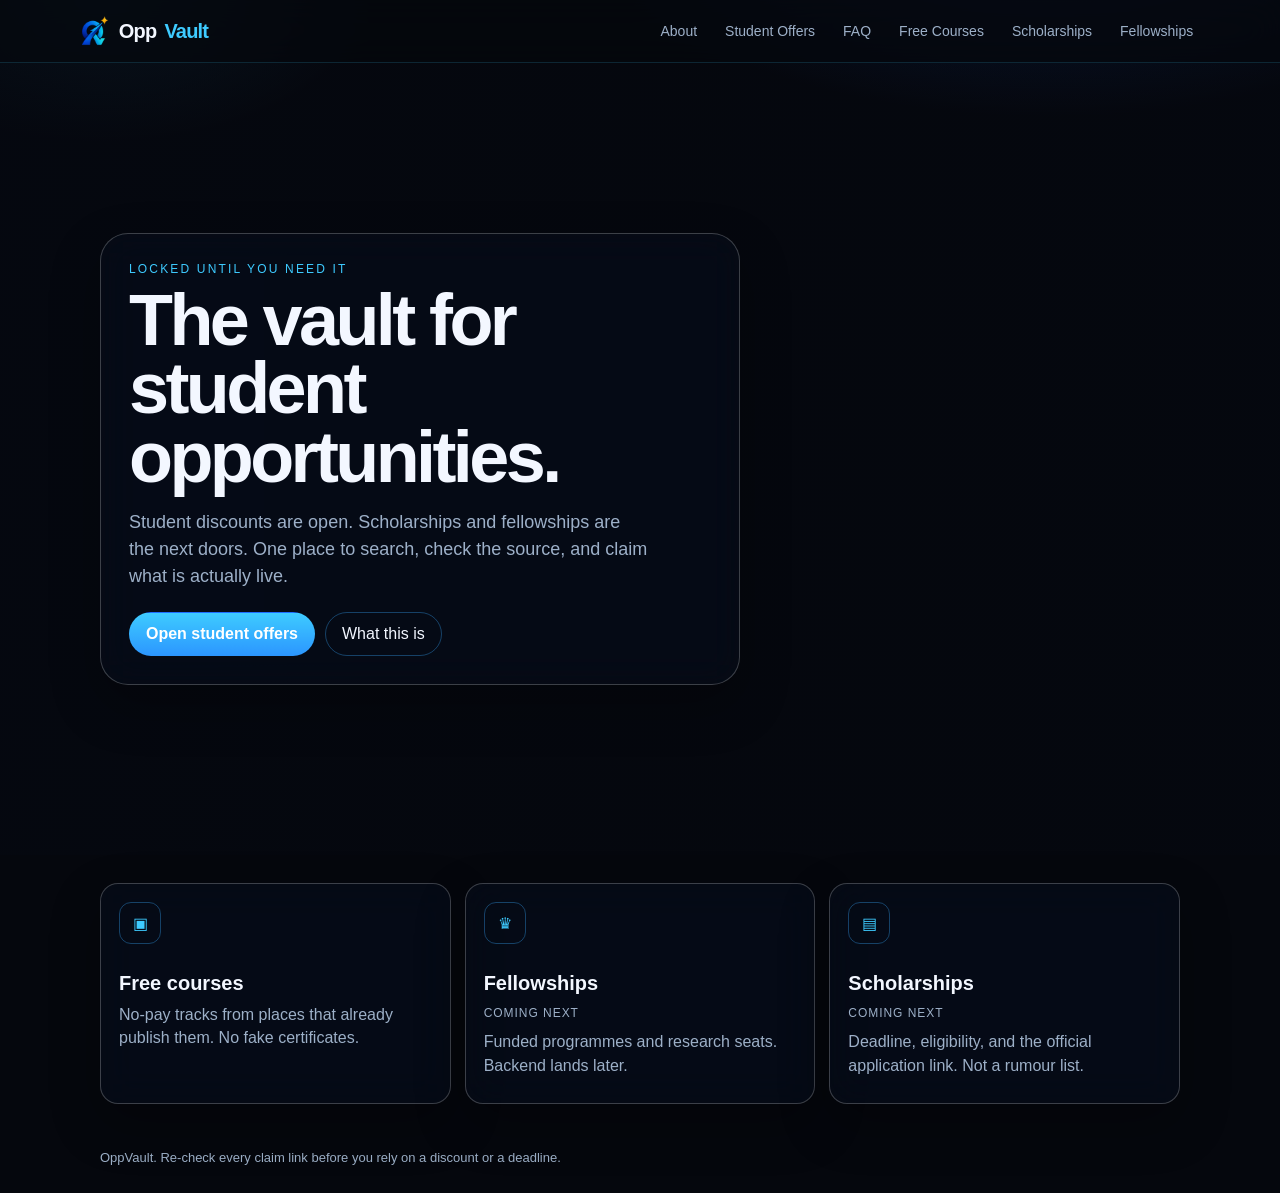
<file: index.html>
<!DOCTYPE html>
<html lang="en">
<head>
  <meta charset="utf-8" />
  <meta name="viewport" content="width=device-width, initial-scale=1" />
  <title>OppVault</title>
  <link rel="stylesheet" href="styles.css" />
</head>
<body>
  <nav class="nav">
    <a class="brand" href="index.html">Opp<span>Vault</span></a>
    <button class="menu" type="button" aria-label="Open menu">Menu</button>
    <div class="links">
      <a href="about.html">About</a>
      <a href="offers.html">Student Offers</a>
      <a href="faq.html">FAQ</a>
      <a href="courses.html">Free Courses</a>
      <a href="scholarships.html">Scholarships</a>
      <a href="fellowships.html">Fellowships</a>
    </div>
  </nav>
  <section class="stage">
    <video class="stage-video" autoplay muted loop playsinline>
      <source src="hero.mp4" type="video/mp4" />
    </video>
    <div class="stage-shade"></div>
    <div class="wrap">
      <div class="glass hero-copy">
        <div class="kicker">Locked until you need it</div>
        <h1>The vault for student opportunities.</h1>
        <p class="lead">Student discounts are open. Scholarships and fellowships are the next doors. One place to search, check the source, and claim what is actually live.</p>
        <div class="actions">
          <a class="btn gold" href="offers.html">Open student offers</a>
          <a class="btn" href="about.html">What this is</a>
        </div>
      </div>
    </div>
  </section>
  <main class="wrap">
    <section class="section">
      <div class="grid">
        <a class="card glass" href="courses.html">
          <div class="mark">▣</div>
          <strong>Free courses</strong>
          <p>No-pay tracks from places that already publish them. No fake certificates.</p>
        </a>
        <a class="card glass" href="fellowships.html">
          <div class="mark">♛</div>
          <strong>Fellowships</strong>
          <p class="soon">Coming next</p>
          <p>Funded programmes and research seats. Backend lands later.</p>
        </a>
        <a class="card glass" href="scholarships.html">
          <div class="mark">▤</div>
          <strong>Scholarships</strong>
          <p class="soon">Coming next</p>
          <p>Deadline, eligibility, and the official application link. Not a rumour list.</p>
        </a>
      </div>
    </section>
    <footer>OppVault. Re-check every claim link before you rely on a discount or a deadline.</footer>
  </main>
  <script>
    document.querySelector(".menu").onclick = () => document.querySelector(".links").classList.toggle("open");
  </script>
</body>
</html>
</file>
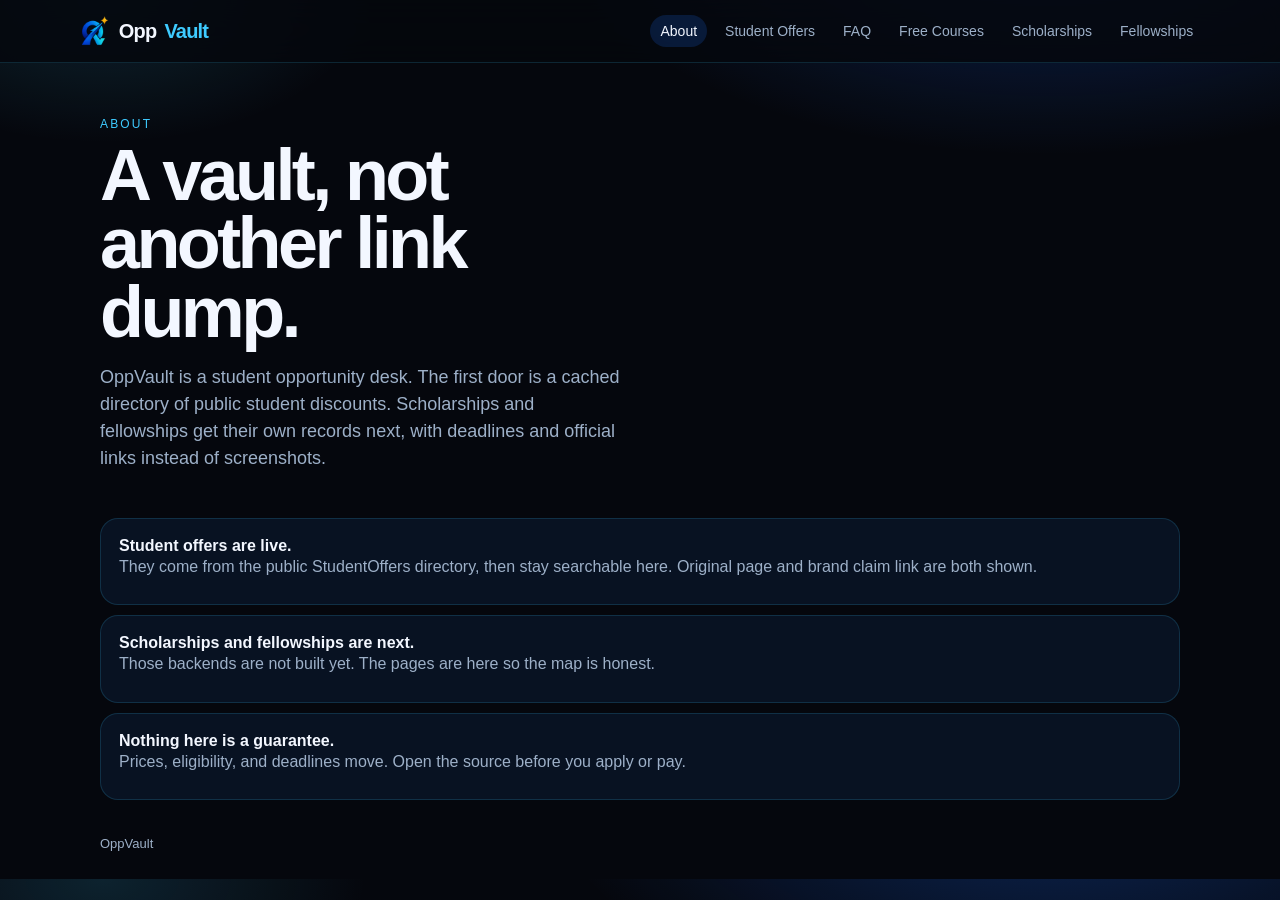
<file: about.html>
<!DOCTYPE html>
<html lang="en"><head><meta charset="utf-8"/><meta name="viewport" content="width=device-width, initial-scale=1"/><title>About · OppVault</title><link rel="stylesheet" href="styles.css"/></head><body>
<nav class="nav"><a class="brand" href="index.html">Opp<span>Vault</span></a><button class="menu" type="button">Menu</button><div class="links"><a href="about.html" aria-current="page">About</a><a href="offers.html">Student Offers</a><a href="faq.html">FAQ</a><a href="courses.html">Free Courses</a><a href="scholarships.html">Scholarships</a><a href="fellowships.html">Fellowships</a></div></nav>
<main class="wrap"><section class="hero"><div><div class="kicker">About</div><h1>A vault, not another link dump.</h1><p class="lead">OppVault is a student opportunity desk. The first door is a cached directory of public student discounts. Scholarships and fellowships get their own records next, with deadlines and official links instead of screenshots.</p></div></section>
<section class="list"><article class="row"><strong>Student offers are live.</strong><p>They come from the public StudentOffers directory, then stay searchable here. Original page and brand claim link are both shown.</p></article><article class="row"><strong>Scholarships and fellowships are next.</strong><p>Those backends are not built yet. The pages are here so the map is honest.</p></article><article class="row"><strong>Nothing here is a guarantee.</strong><p>Prices, eligibility, and deadlines move. Open the source before you apply or pay.</p></article></section><footer>OppVault</footer></main>
<script>document.querySelector('.menu').onclick=()=>document.querySelector('.links').classList.toggle('open');</script></body></html>
</file>
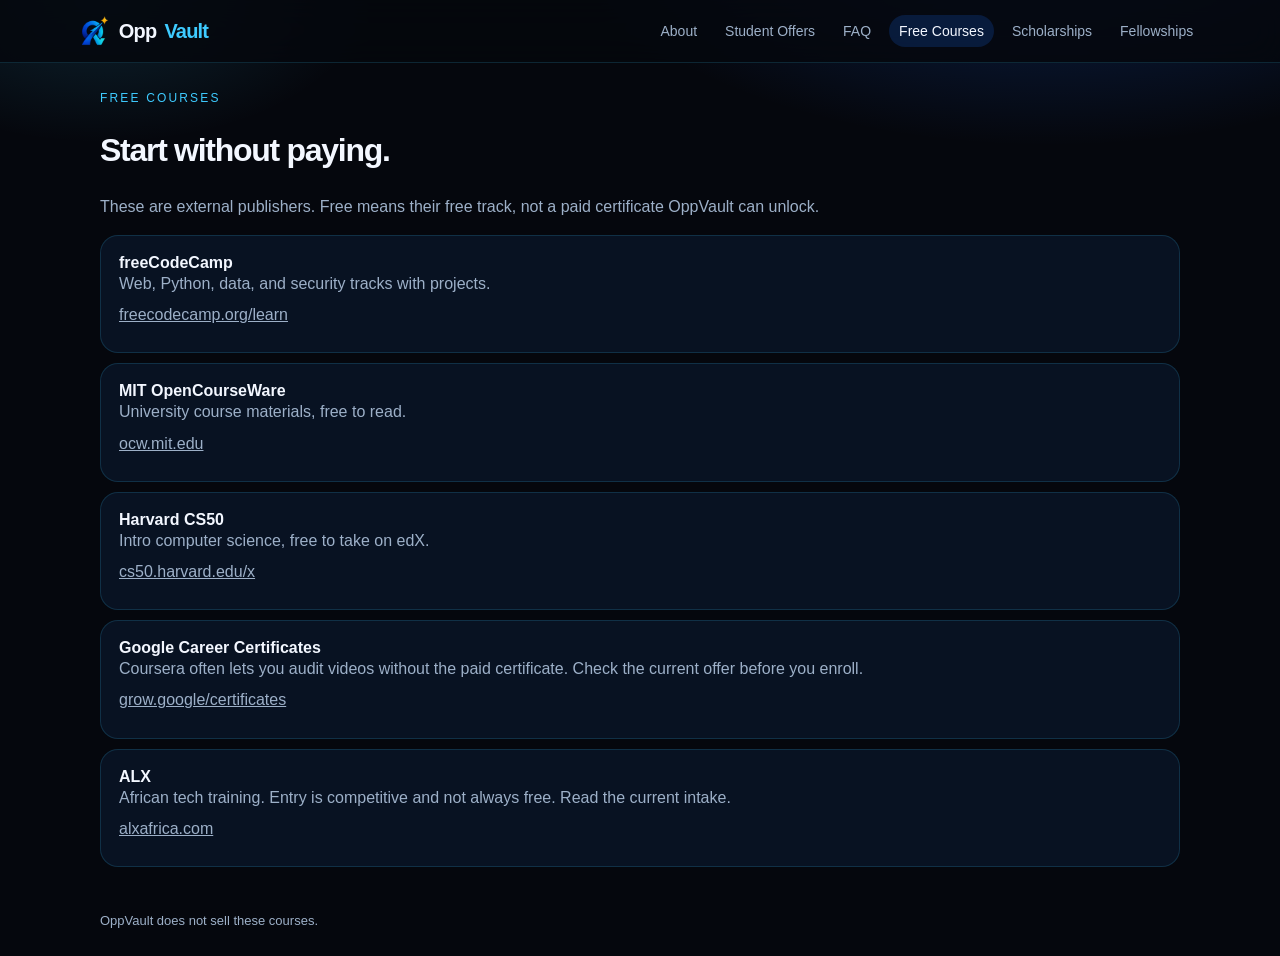
<file: courses.html>
<!DOCTYPE html>
<html lang="en"><head><meta charset="utf-8"/><meta name="viewport" content="width=device-width, initial-scale=1"/><title>Free Courses · OppVault</title><link rel="stylesheet" href="styles.css"/></head><body>
<nav class="nav"><a class="brand" href="index.html">Opp<span>Vault</span></a><button class="menu" type="button">Menu</button><div class="links"><a href="about.html">About</a><a href="offers.html">Student Offers</a><a href="faq.html">FAQ</a><a href="courses.html" aria-current="page">Free Courses</a><a href="scholarships.html">Scholarships</a><a href="fellowships.html">Fellowships</a></div></nav>
<main class="wrap"><section class="section"><div class="kicker">Free courses</div><h2>Start without paying.</h2><p class="muted">These are external publishers. Free means their free track, not a paid certificate OppVault can unlock.</p><div class="list">
<article class="row"><strong>freeCodeCamp</strong><p>Web, Python, data, and security tracks with projects.</p><p><a href="https://www.freecodecamp.org/learn">freecodecamp.org/learn</a></p></article>
<article class="row"><strong>MIT OpenCourseWare</strong><p>University course materials, free to read.</p><p><a href="https://ocw.mit.edu/">ocw.mit.edu</a></p></article>
<article class="row"><strong>Harvard CS50</strong><p>Intro computer science, free to take on edX.</p><p><a href="https://cs50.harvard.edu/x/">cs50.harvard.edu/x</a></p></article>
<article class="row"><strong>Google Career Certificates</strong><p>Coursera often lets you audit videos without the paid certificate. Check the current offer before you enroll.</p><p><a href="https://grow.google/certificates/">grow.google/certificates</a></p></article>
<article class="row"><strong>ALX</strong><p>African tech training. Entry is competitive and not always free. Read the current intake.</p><p><a href="https://www.alxafrica.com/">alxafrica.com</a></p></article>
</div></section><footer>OppVault does not sell these courses.</footer></main>
<script>document.querySelector('.menu').onclick=()=>document.querySelector('.links').classList.toggle('open');</script></body></html>
</file>
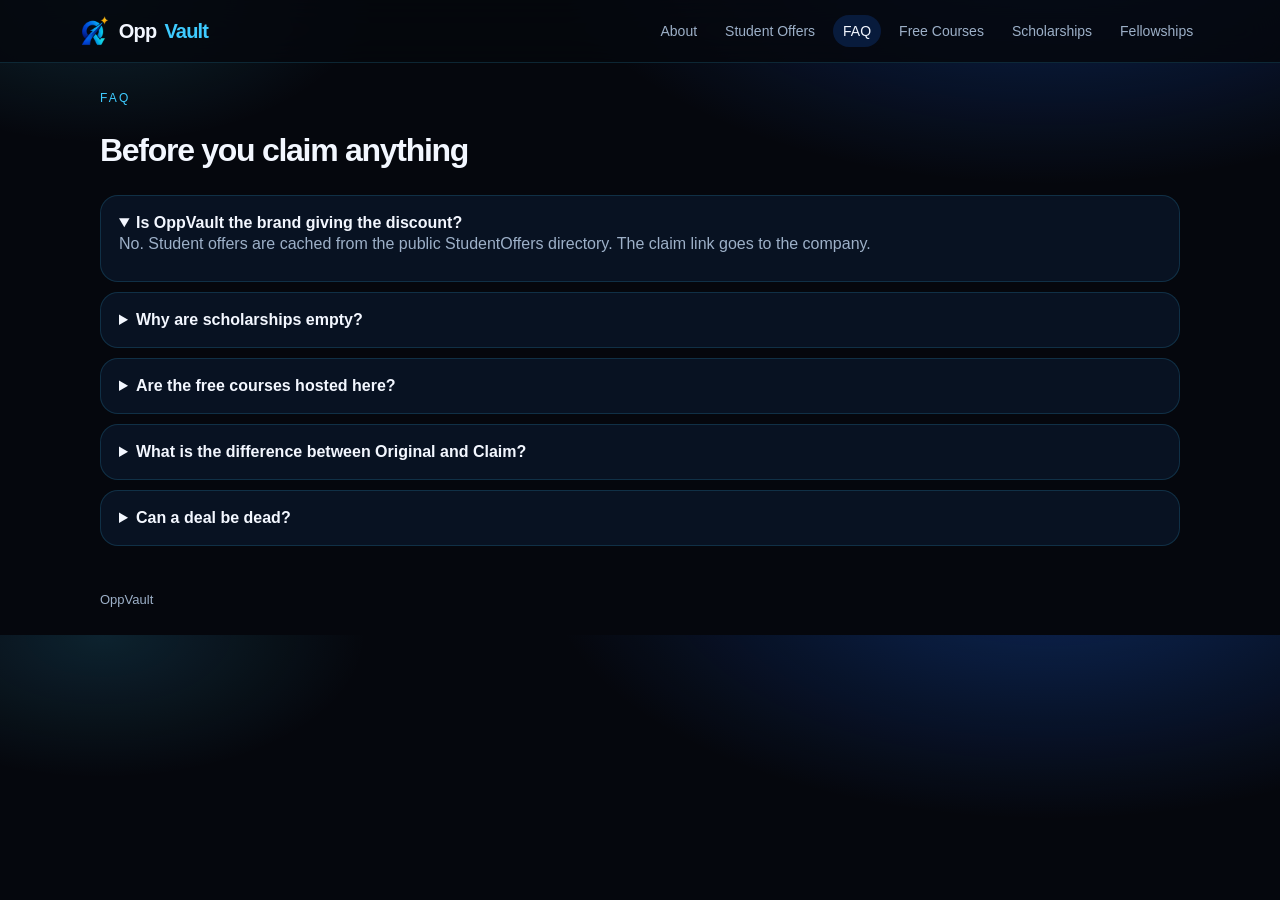
<file: faq.html>
<!DOCTYPE html>
<html lang="en"><head><meta charset="utf-8"/><meta name="viewport" content="width=device-width, initial-scale=1"/><title>FAQ · OppVault</title><link rel="stylesheet" href="styles.css"/></head><body>
<nav class="nav"><a class="brand" href="index.html">Opp<span>Vault</span></a><button class="menu" type="button">Menu</button><div class="links"><a href="about.html">About</a><a href="offers.html">Student Offers</a><a href="faq.html" aria-current="page">FAQ</a><a href="courses.html">Free Courses</a><a href="scholarships.html">Scholarships</a><a href="fellowships.html">Fellowships</a></div></nav>
<main class="wrap"><section class="section"><div class="kicker">FAQ</div><h2>Before you claim anything</h2><div class="list">
<details open><summary>Is OppVault the brand giving the discount?</summary><p>No. Student offers are cached from the public StudentOffers directory. The claim link goes to the company.</p></details>
<details><summary>Why are scholarships empty?</summary><p>That backend is next. The page is a placeholder so the nav matches the product, not a fake listing.</p></details>
<details><summary>Are the free courses hosted here?</summary><p>No. They are links to publishers that already offer a free path. OppVault does not issue those certificates.</p></details>
<details><summary>What is the difference between Original and Claim?</summary><p>Original is the StudentOffers page. Claim is the brand page where you actually redeem.</p></details>
<details><summary>Can a deal be dead?</summary><p>Yes. Always open the claim link and confirm eligibility before you tell someone it is live.</p></details>
</div></section><footer>OppVault</footer></main>
<script>document.querySelector('.menu').onclick=()=>document.querySelector('.links').classList.toggle('open');</script></body></html>
</file>
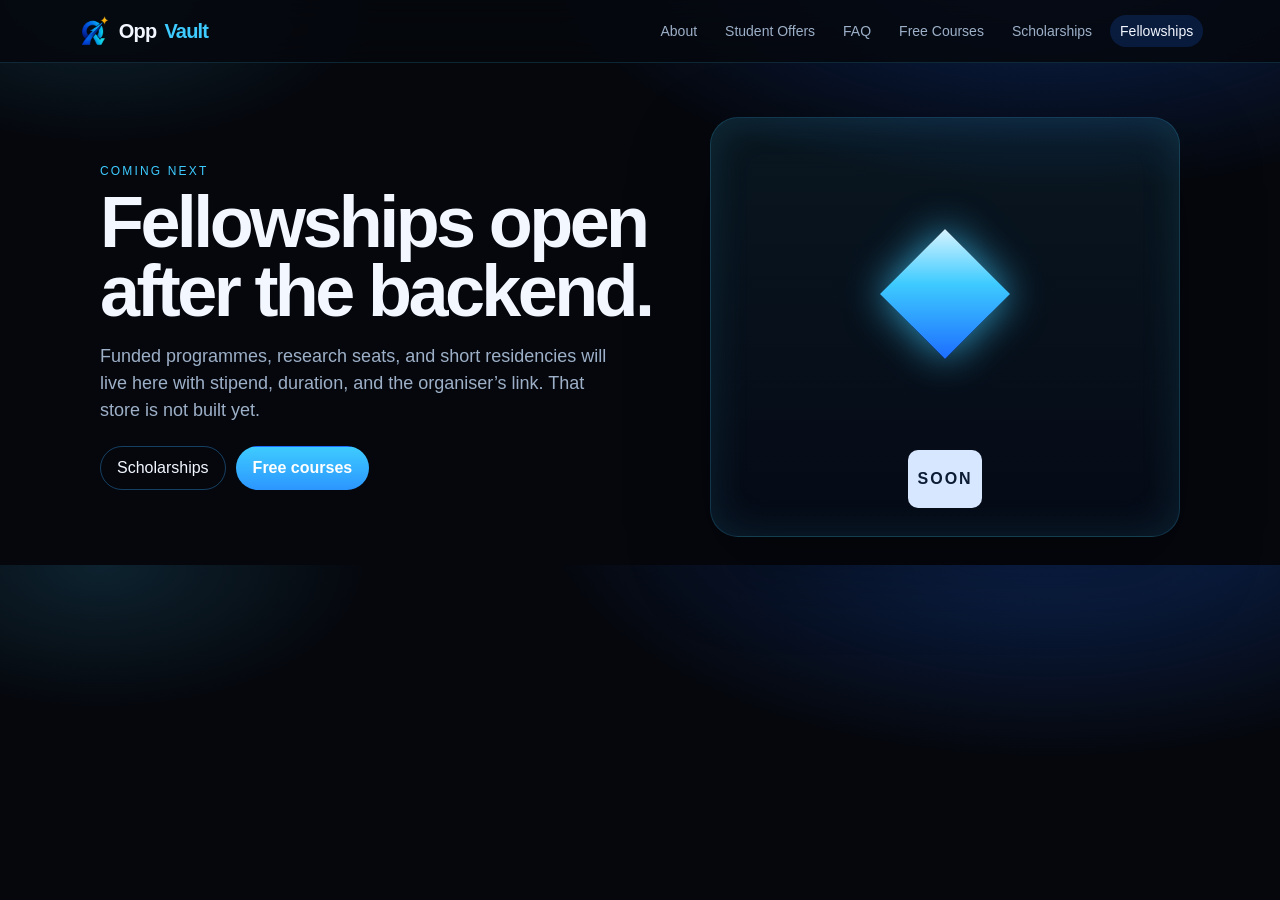
<file: fellowships.html>
<!DOCTYPE html>
<html lang="en"><head><meta charset="utf-8"/><meta name="viewport" content="width=device-width, initial-scale=1"/><title>Fellowships · OppVault</title><link rel="stylesheet" href="styles.css"/></head><body>
<nav class="nav"><a class="brand" href="index.html">Opp<span>Vault</span></a><button class="menu" type="button">Menu</button><div class="links"><a href="about.html">About</a><a href="offers.html">Student Offers</a><a href="faq.html">FAQ</a><a href="courses.html">Free Courses</a><a href="scholarships.html">Scholarships</a><a href="fellowships.html" aria-current="page">Fellowships</a></div></nav>
<main class="wrap"><section class="hero"><div><div class="kicker">Coming next</div><h1>Fellowships open after the backend.</h1><p class="lead">Funded programmes, research seats, and short residencies will live here with stipend, duration, and the organiser’s link. That store is not built yet.</p><div class="actions"><a class="btn" href="scholarships.html">Scholarships</a><a class="btn gold" href="courses.html">Free courses</a></div></div><div class="vault"><div class="diamond"></div><div class="lock">SOON</div></div></section></main>
<script>document.querySelector('.menu').onclick=()=>document.querySelector('.links').classList.toggle('open');</script></body></html>
</file>
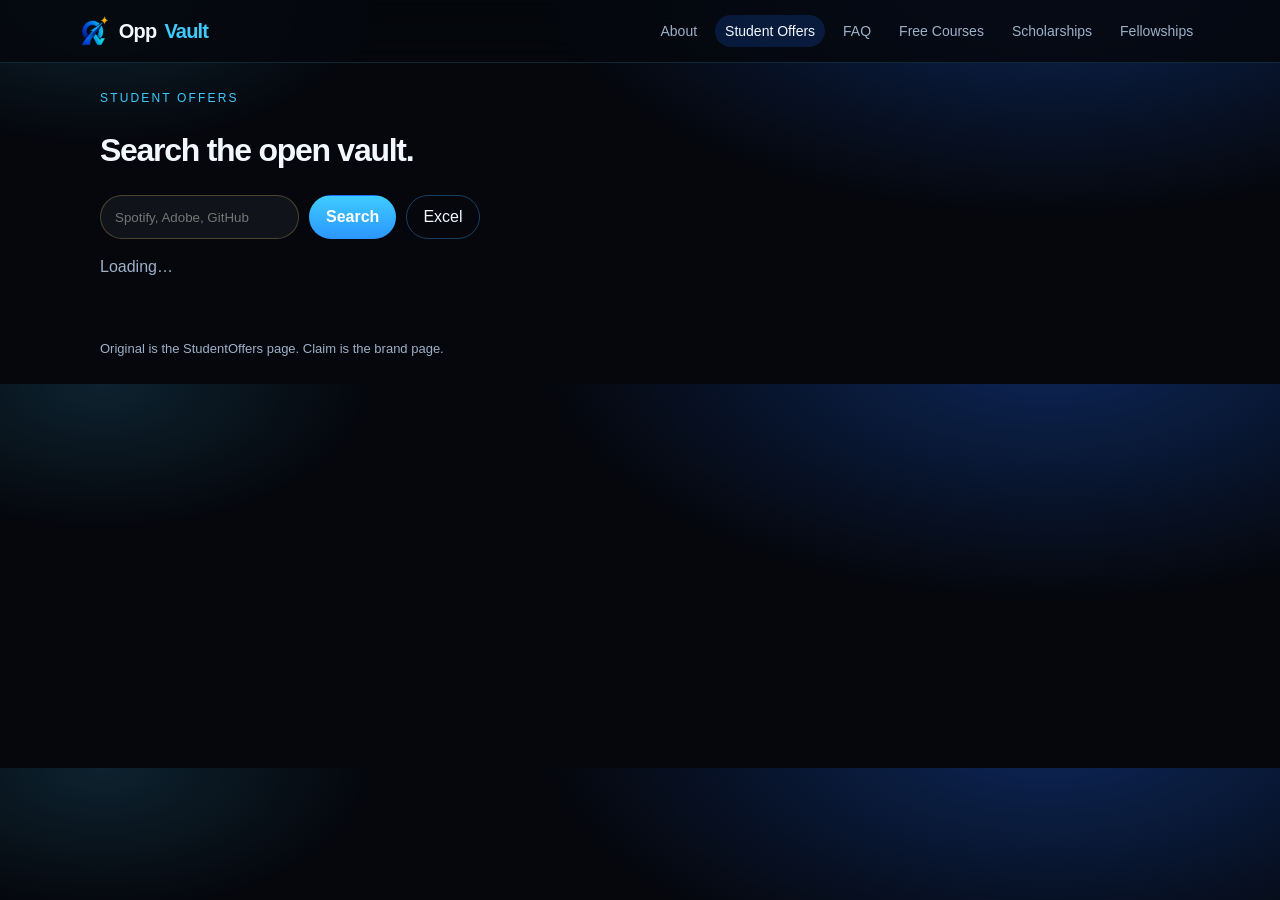
<file: offers.html>
<!DOCTYPE html>
<html lang="en"><head><meta charset="utf-8"/><meta name="viewport" content="width=device-width, initial-scale=1"/><title>Student Offers · OppVault</title><link rel="stylesheet" href="styles.css"/></head><body>
<nav class="nav"><a class="brand" href="index.html">Opp<span>Vault</span></a><button class="menu" type="button">Menu</button><div class="links"><a href="about.html">About</a><a href="offers.html" aria-current="page">Student Offers</a><a href="faq.html">FAQ</a><a href="courses.html">Free Courses</a><a href="scholarships.html">Scholarships</a><a href="fellowships.html">Fellowships</a></div></nav>
<main class="wrap"><section class="section"><div class="kicker">Student offers</div><h2>Search the open vault.</h2><div class="actions"><input id="q" placeholder="Spotify, Adobe, GitHub" style="border-radius:999px;border:1px solid rgba(232,195,106,.28);background:#10131a;color:#f6f1e6;padding:12px 14px;min-width:180px"/><button class="btn gold" id="go" type="button">Search</button><a class="btn" href="https://studentoffers-backend.vercel.app/offers.xlsx">Excel</a></div><p class="muted" id="meta">Loading the directory…</p><div class="list" id="list"></div></section><footer>Original is the StudentOffers page. Claim is the brand page.</footer></main>
<script>
document.querySelector('.menu').onclick=()=>document.querySelector('.links').classList.toggle('open');
const API='https://studentoffers-backend.vercel.app';
const list=document.querySelector('#list'); const meta=document.querySelector('#meta'); const q=document.querySelector('#q');
async function load(){ meta.textContent='Loading…'; const search=new URLSearchParams({limit:'24'}); if(q.value.trim()) search.set('q', q.value.trim()); const res=await fetch(API+'/offers?'+search.toString()); if(!res.ok){ meta.textContent='Could not load offers.'; return;} const data=await res.json(); list.innerHTML=''; data.offers.forEach(offer=>{ const card=document.createElement('article'); card.className='row'; card.innerHTML="<h3></h3><p></p><div class='actions'><a class='btn' target='_blank' rel='noopener'>Original</a><a class='btn gold' target='_blank' rel='noopener'>Claim</a></div>"; card.querySelector('h3').textContent=offer.name; card.querySelector('p').textContent=offer.offer+(offer.category_main?' · '+offer.category_main:''); const [original,claim]=card.querySelectorAll('a'); original.href=offer.original_link||'#'; claim.href=offer.claim_url||offer.original_link||'#'; list.append(card); }); meta.textContent=data.total+' offers'; }
document.querySelector('#go').onclick=load; q.addEventListener('keydown', e=>{ if(e.key==='Enter') load(); }); load();
</script></body></html>
</file>
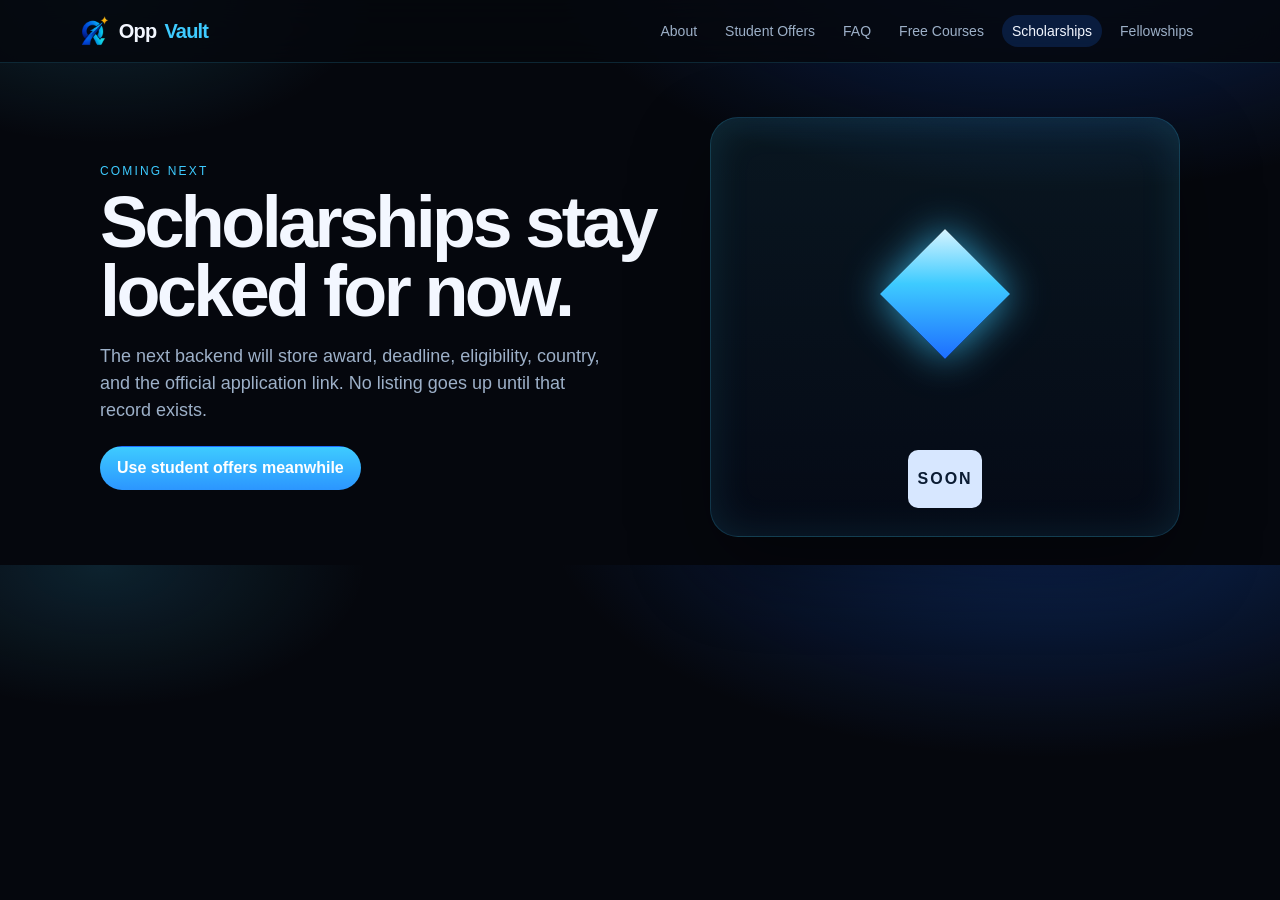
<file: scholarships.html>
<!DOCTYPE html>
<html lang="en"><head><meta charset="utf-8"/><meta name="viewport" content="width=device-width, initial-scale=1"/><title>Scholarships · OppVault</title><link rel="stylesheet" href="styles.css"/></head><body>
<nav class="nav"><a class="brand" href="index.html">Opp<span>Vault</span></a><button class="menu" type="button">Menu</button><div class="links"><a href="about.html">About</a><a href="offers.html">Student Offers</a><a href="faq.html">FAQ</a><a href="courses.html">Free Courses</a><a href="scholarships.html" aria-current="page">Scholarships</a><a href="fellowships.html">Fellowships</a></div></nav>
<main class="wrap"><section class="hero"><div><div class="kicker">Coming next</div><h1>Scholarships stay locked for now.</h1><p class="lead">The next backend will store award, deadline, eligibility, country, and the official application link. No listing goes up until that record exists.</p><div class="actions"><a class="btn gold" href="offers.html">Use student offers meanwhile</a></div></div><div class="vault"><div class="diamond"></div><div class="lock">SOON</div></div></section></main>
<script>document.querySelector('.menu').onclick=()=>document.querySelector('.links').classList.toggle('open');</script></body></html>
</file>
<file: styles.css>
:root {
  color-scheme: dark;
  --bg: #05070d;
  --card: rgba(10, 22, 42, 0.78);
  --line: rgba(56, 168, 255, 0.35);
  --text: #f3f7ff;
  --muted: #9db0c8;
  --gold: #f0b429;
  --cyan: #3ecbff;
  --blue: #1d6dff;
  --ink: #041018;
}
* { box-sizing: border-box; }
body {
  margin: 0;
  font-family: "Avenir Next", "Segoe UI", sans-serif;
  background:
    radial-gradient(820px 420px at 82% -12%, rgba(29, 109, 255, 0.32), transparent 62%),
    radial-gradient(480px 260px at 8% 0%, rgba(62, 203, 255, 0.14), transparent 55%),
    var(--bg);
  color: var(--text);
}
a { color: inherit; }
.nav {
  position: sticky; top: 0; z-index: 20;
  display: flex; align-items: center; justify-content: space-between; gap: 16px;
  padding: 14px 6vw;
  background: rgba(5, 7, 13, 0.86);
  border-bottom: 1px solid rgba(62, 203, 255, 0.16);
  backdrop-filter: blur(16px);
}
.brand { font-weight: 750; letter-spacing: -0.04em; text-decoration: none; font-size: 20px; display: inline-flex; align-items: center; gap: 8px; }
.brand span { color: var(--cyan); }
.brand::before { content: ""; width: 34px; height: 34px; background: url("[data-uri]") center/contain no-repeat; }
.links { display: flex; gap: 8px; align-items: center; flex-wrap: wrap; }
.links a { text-decoration: none; color: var(--muted); font-size: 14px; padding: 8px 10px; border-radius: 999px; }
.links a[aria-current="page"], .links a:hover { color: var(--text); background: rgba(29, 109, 255, 0.18); }
.menu { display: none; background: transparent; color: var(--text); border: 1px solid var(--line); border-radius: 10px; padding: 8px 10px; }
.wrap { width: min(1080px, calc(100% - 32px)); margin: 0 auto; }
.hero { display: grid; grid-template-columns: 1.1fr 0.9fr; gap: 36px; align-items: center; padding: 54px 0 28px; }
.kicker { color: var(--cyan); letter-spacing: 0.18em; font-size: 12px; text-transform: uppercase; }
h1 { font-size: clamp(40px, 6vw, 72px); line-height: 0.95; letter-spacing: -0.05em; margin: 10px 0; }
.lead, .muted { color: var(--muted); line-height: 1.5; }
.lead { font-size: 18px; max-width: 520px; }
.actions { display: flex; gap: 10px; flex-wrap: wrap; margin-top: 22px; }
.btn { border-radius: 999px; padding: 12px 16px; text-decoration: none; border: 1px solid var(--line); background: transparent; color: var(--text); font: inherit; cursor: pointer; }
.btn.gold { background: linear-gradient(180deg, var(--cyan), var(--blue)); color: white; border-color: transparent; font-weight: 700; }
.vault { position: relative; height: 420px; border-radius: 28px; background: linear-gradient(180deg, rgba(62,203,255,0.08), rgba(29,109,255,0.04)); border: 1px solid rgba(62,203,255,0.22); box-shadow: 0 30px 80px rgba(0,0,0,0.35), inset 0 0 40px rgba(62,203,255,0.12); overflow: hidden; }
.cloth { position: absolute; left: -20px; top: 20px; width: 46%; height: 78%; background: linear-gradient(160deg, #12305f, #07101c); clip-path: polygon(0 8%, 78% 0, 62% 100%, 0 92%); }
.diamond { position: absolute; left: 50%; top: 42%; width: 92px; height: 92px; transform: translate(-50%, -50%) rotate(45deg); background: linear-gradient(135deg, #d7f4ff, #3ecbff 42%, #1d6dff); box-shadow: 0 0 40px rgba(62,203,255,0.75); }
.lock { position: absolute; left: 50%; bottom: 28px; transform: translateX(-50%); width: 74px; height: 58px; border-radius: 10px; background: #d7e7ff; color: #0b1c33; display: grid; place-items: center; font-weight: 800; letter-spacing: 2px; }
.chain { position: absolute; left: 8%; right: 8%; bottom: 48px; height: 16px; background: repeating-linear-gradient(90deg, #8ecbff 0 18px, transparent 18px 28px); opacity: 0.8; }
.section { padding: 28px 0 10px; }
.grid { display: grid; grid-template-columns: repeat(3, 1fr); gap: 14px; }
.card, .row, details { background: var(--card); border: 1px solid rgba(62,203,255,0.16); border-radius: 18px; padding: 18px; text-decoration: none; }
.card strong { display: block; font-size: 20px; margin: 28px 0 8px; }
.card p, .row p, details p { color: var(--muted); margin: 0 0 8px; line-height: 1.45; }
.mark { width: 42px; height: 42px; border-radius: 12px; display: grid; place-items: center; border: 1px solid var(--line); color: var(--cyan); }
.soon { color: var(--gold); font-size: 12px; letter-spacing: 0.08em; text-transform: uppercase; }
h2 { font-size: 32px; letter-spacing: -0.04em; }
.list { display: grid; gap: 10px; }
details summary { cursor: pointer; font-weight: 650; }
footer { color: var(--muted); padding: 36px 0 28px; font-size: 13px; }
@media (max-width: 800px) {
  .hero, .grid { grid-template-columns: 1fr; }
  .links { display: none; }
  .links.open { display: flex; position: absolute; top: 62px; left: 0; right: 0; background: #07101c; padding: 12px 6vw 16px; flex-direction: column; align-items: flex-start; }
  .menu { display: block; }
  .vault { height: 300px; }
}

@keyframes rise { from { opacity: 0; transform: translateY(18px); } to { opacity: 1; transform: none; } }
@keyframes pulse { 0%, 100% { box-shadow: 0 0 24px rgba(62,203,255,.45); } 50% { box-shadow: 0 0 54px rgba(62,203,255,.95); } }
@keyframes drift { 0%, 100% { transform: translate(-50%, -50%) rotate(45deg); } 50% { transform: translate(-50%, -56%) rotate(45deg); } }
@keyframes sway { 0%, 100% { transform: translateX(0); } 50% { transform: translateX(-8px); } }
@keyframes shine { 0% { background-position: 0% 50%; } 100% { background-position: 100% 50%; } }
.hero > div { animation: rise .7s ease both; }
.vault { animation: rise .9s ease .1s both; }
.diamond { animation: drift 3.4s ease-in-out infinite, pulse 2.6s ease-in-out infinite; }
.cloth { animation: sway 6s ease-in-out infinite; }
.card { animation: rise .6s ease both; transition: transform .2s ease, border-color .2s ease; }
.card:nth-child(2) { animation-delay: .12s; }
.card:nth-child(3) { animation-delay: .22s; }
.card:hover { transform: translateY(-4px); border-color: rgba(62,203,255,.55); }
.btn { transition: transform .15s ease, filter .15s ease; }
.btn:hover { transform: translateY(-1px); }
.btn.gold { background-size: 180% 180%; animation: shine 3.5s linear infinite alternate; }
.brand::before { animation: pulse 2.8s ease-in-out infinite; border-radius: 8px; }
.row { animation: rise .45s ease both; }
@media (prefers-reduced-motion: reduce) {
  *, *::before { animation: none !important; transition: none !important; }
}

.stage { position: relative; min-height: 88vh; display: flex; align-items: center; overflow: hidden; }
.stage-video { position: absolute; inset: 0; width: 100%; height: 100%; object-fit: cover; }
.stage-shade { position: absolute; inset: 0; background: linear-gradient(90deg, rgba(5,8,16,.72), rgba(5,8,16,.28) 55%, rgba(5,8,16,.45)); }
.stage .wrap { position: relative; z-index: 2; }
.glass { background: rgba(8, 16, 32, 0.38); border: 1px solid rgba(255,255,255,0.22); box-shadow: 0 20px 50px rgba(0,0,0,.28); backdrop-filter: blur(18px) saturate(1.3); -webkit-backdrop-filter: blur(18px) saturate(1.3); }
.hero-copy { max-width: 640px; border-radius: 28px; padding: 28px; }
.card.glass { background: rgba(8, 16, 32, 0.45); }

@keyframes floaty { 0%, 100% { transform: translateY(0); } 50% { transform: translateY(-8px); } }
@keyframes glowline { 0%, 100% { border-color: rgba(255,255,255,.22); } 50% { border-color: rgba(62,203,255,.7); } }
@keyframes sheen { 0% { transform: translateX(-120%); } 100% { transform: translateX(120%); } }
.card { position: relative; overflow: hidden; animation: rise .7s ease both, floaty 4.6s ease-in-out 1s infinite; }
.card:nth-child(2) { animation-delay: .12s, 1.2s; }
.card:nth-child(3) { animation-delay: .24s, 1.4s; }
.card::after { content: ""; position: absolute; inset: 0; background: linear-gradient(110deg, transparent 30%, rgba(255,255,255,.16), transparent 70%); transform: translateX(-120%); animation: sheen 3.8s ease-in-out infinite; pointer-events: none; }
.card:nth-child(2)::after { animation-delay: .6s; }
.card:nth-child(3)::after { animation-delay: 1.1s; }
.card:hover { animation-play-state: paused; transform: translateY(-6px) scale(1.02); }
.glass { animation: glowline 3.2s ease-in-out infinite; }
.hero-copy { animation: rise .8s ease both; }
.mark { animation: pulse 2.4s ease-in-out infinite; }
.soon { display: inline-block; animation: pulse 2s ease-in-out infinite; }
.links a { transition: transform .2s ease, background .2s ease; }
.links a:hover { transform: translateY(-2px); }
@media (prefers-reduced-motion: reduce) {
  .card, .card::after, .glass, .mark, .soon { animation: none !important; }
}
</file>
